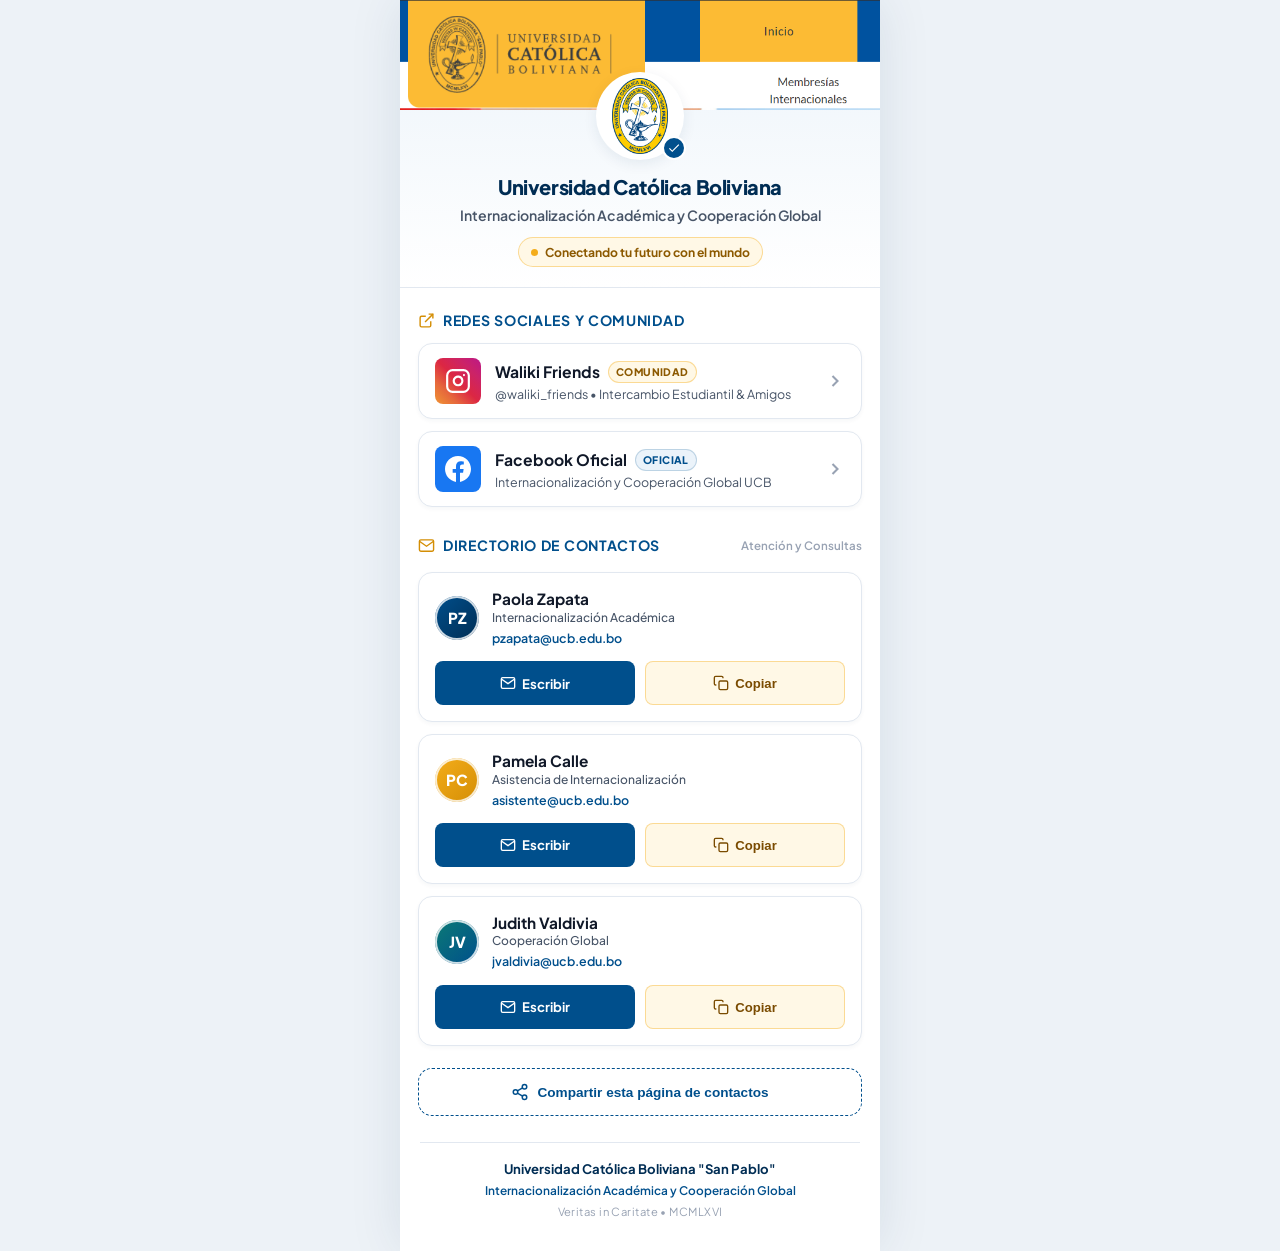
<file: index.html>
<!DOCTYPE html>
<html lang="es">
<head>
  <meta charset="UTF-8">
  <meta name="viewport" content="width=device-width, initial-scale=1.0, maximum-scale=1.0, user-scalable=no">
  <title>Internacionalización UCB | Contactos y Redes</title>
  <meta name="description" content="Enlaces oficiales y directorio de contacto de Internacionalización Académica y Cooperación Global - Universidad Católica Boliviana San Pablo.">
  <meta name="theme-color" content="#004F8C">
  
  <!-- Favicon / Meta Tags -->
  <link rel="preconnect" href="https://fonts.googleapis.com">
  <link rel="preconnect" href="https://fonts.gstatic.com" crossorigin>
  <link href="https://fonts.googleapis.com/css2?family=Plus+Jakarta+Sans:wght@400;500;600;700;800&family=Cinzel:wght@600;700&display=swap" rel="stylesheet">
  <link rel="stylesheet" href="styles.css">
</head>
<body>

  <!-- Contenedor Principal Optimizado para Móvil -->
  <main class="mobile-container">
    
    <!-- Encabezado / Branding UCB -->
    <header class="header-card">
      <div class="banner-wrapper">
        <img src="assets/ucb-banner.png" alt="Universidad Católica Boliviana" class="banner-img">
      </div>
      
      <div class="profile-section">
        <div class="avatar-badge">
          <!-- Escudo Oficial UCB San Pablo -->
          <img src="assets/ucb-logo.png" alt="Escudo Universidad Católica Boliviana San Pablo" class="ucb-seal-img">
          <span class="verified-badge" title="Canal Institucional Verificado">
            <svg viewBox="0 0 24 24" fill="currentColor"><path d="M9 16.17L4.83 12l-1.42 1.41L9 19 21 7l-1.41-1.41L9 16.17z"/></svg>
          </span>
        </div>

        <h1 class="brand-title">Universidad Católica Boliviana</h1>
        <p class="brand-subtitle">Internacionalización Académica y Cooperación Global</p>
        
        <div class="tag-pill">
          <span class="pulse-dot"></span>
          Conectando tu futuro con el mundo
        </div>
      </div>
    </header>

    <!-- Sección de Redes Sociales Principales -->
    <section class="section-block">
      <h2 class="section-title">
        <svg class="icon-title" viewBox="0 0 24 24" fill="none" stroke="currentColor" stroke-width="2"><path d="M18 13v6a2 2 0 0 1-2 2H5a2 2 0 0 1-2-2V8a2 2 0 0 1 2-2h6"/><polyline points="15 3 21 3 21 9"/><line x1="10" y1="14" x2="21" y2="3"/></svg>
        Redes Sociales y Comunidad
      </h2>

      <!-- Tarjeta Instagram Waliki Friends -->
      <a href="https://www.instagram.com/waliki_friends/" target="_blank" rel="noopener noreferrer" class="link-card ig-card">
        <div class="card-icon-box ig-icon">
          <svg viewBox="0 0 24 24" fill="none" stroke="currentColor" stroke-width="2" stroke-linecap="round" stroke-linejoin="round">
            <rect x="2" y="2" width="20" height="20" rx="5" ry="5"></rect>
            <path d="M16 11.37A4 4 0 1 1 12.63 8 4 4 0 0 1 16 11.37z"></path>
            <line x1="17.5" y1="6.5" x2="17.51" y2="6.5"></line>
          </svg>
        </div>
        <div class="card-content">
          <div class="card-header-row">
            <span class="card-name">Waliki Friends</span>
            <span class="badge badge-gold">Comunidad</span>
          </div>
          <p class="card-desc">@waliki_friends • Intercambio Estudiantil & Amigos</p>
        </div>
        <div class="card-arrow">
          <svg viewBox="0 0 24 24" fill="none" stroke="currentColor" stroke-width="2.5"><polyline points="9 18 15 12 9 6"></polyline></svg>
        </div>
      </a>

      <!-- Tarjeta Facebook Internacionalización UCB -->
      <a href="https://www.facebook.com/people/Internacionalizaci%C3%B3n-Acad%C3%A9mica-y-Cooperaci%C3%B3n-Global/100057765245636/" target="_blank" rel="noopener noreferrer" class="link-card fb-card">
        <div class="card-icon-box fb-icon">
          <svg viewBox="0 0 24 24" fill="currentColor">
            <path d="M24 12.073c0-6.627-5.373-12-12-12s-12 5.373-12 12c0 5.99 4.388 10.954 10.125 11.854v-8.385H7.078v-3.47h3.047V9.43c0-3.007 1.792-4.669 4.533-4.669 1.312 0 2.686.235 2.686.235v2.953H15.83c-1.491 0-1.956.925-1.956 1.874v2.25h3.328l-.532 3.47h-2.796v8.385C19.612 23.027 24 18.062 24 12.073z"/>
          </svg>
        </div>
        <div class="card-content">
          <div class="card-header-row">
            <span class="card-name">Facebook Oficial</span>
            <span class="badge badge-blue">Oficial</span>
          </div>
          <p class="card-desc">Internacionalización y Cooperación Global UCB</p>
        </div>
        <div class="card-arrow">
          <svg viewBox="0 0 24 24" fill="none" stroke="currentColor" stroke-width="2.5"><polyline points="9 18 15 12 9 6"></polyline></svg>
        </div>
      </a>
    </section>

    <!-- Sección de Directorio de Contactos Institucionales -->
    <section class="section-block">
      <div class="section-header-flex">
        <h2 class="section-title">
          <svg class="icon-title" viewBox="0 0 24 24" fill="none" stroke="currentColor" stroke-width="2"><path d="M4 4h16c1.1 0 2 .9 2 2v12c0 1.1-.9 2-2 2H4c-1.1 0-2-.9-2-2V6c0-1.1.9-2 2-2z"></path><polyline points="22,6 12,13 2,6"></polyline></svg>
          Directorio de Contactos
        </h2>
        <span class="hint-label">Atención y Consultas</span>
      </div>

      <!-- Contacto 1: Paola Zapata -->
      <article class="contact-card">
        <div class="contact-header">
          <div class="contact-avatar initials-pz">PZ</div>
          <div class="contact-info">
            <h3 class="contact-name">Paola Zapata</h3>
            <span class="contact-role">Internacionalización Académica</span>
            <div class="contact-email-text" title="pzapata@ucb.edu.bo">pzapata@ucb.edu.bo</div>
          </div>
        </div>
        <div class="contact-actions">
          <a href="mailto:pzapata@ucb.edu.bo?subject=Consulta%20Internacionalizaci%C3%B3n%20UCB" class="btn-action btn-mail">
            <svg viewBox="0 0 24 24" fill="none" stroke="currentColor" stroke-width="2"><path d="M4 4h16c1.1 0 2 .9 2 2v12c0 1.1-.9 2-2 2H4c-1.1 0-2-.9-2-2V6c0-1.1.9-2 2-2z"/><polyline points="22,6 12,13 2,6"/></svg>
            Escribir
          </a>
          <button type="button" class="btn-action btn-copy" onclick="copyEmail('pzapata@ucb.edu.bo', this)">
            <svg class="copy-icon" viewBox="0 0 24 24" fill="none" stroke="currentColor" stroke-width="2"><rect x="9" y="9" width="13" height="13" rx="2" ry="2"/><path d="M5 15H4a2 2 0 0 1-2-2V4a2 2 0 0 1 2-2h9a2 2 0 0 1 2 2v1"/></svg>
            <span>Copiar</span>
          </button>
        </div>
      </article>

      <!-- Contacto 2: Pamela Calle -->
      <article class="contact-card">
        <div class="contact-header">
          <div class="contact-avatar initials-pc">PC</div>
          <div class="contact-info">
            <h3 class="contact-name">Pamela Calle</h3>
            <span class="contact-role">Asistencia de Internacionalización</span>
            <div class="contact-email-text" title="asistente@ucb.edu.bo">asistente@ucb.edu.bo</div>
          </div>
        </div>
        <div class="contact-actions">
          <a href="mailto:asistente@ucb.edu.bo?subject=Consulta%20Asistencia%20Internacionalizaci%C3%B3n%20UCB" class="btn-action btn-mail">
            <svg viewBox="0 0 24 24" fill="none" stroke="currentColor" stroke-width="2"><path d="M4 4h16c1.1 0 2 .9 2 2v12c0 1.1-.9 2-2 2H4c-1.1 0-2-.9-2-2V6c0-1.1.9-2 2-2z"/><polyline points="22,6 12,13 2,6"/></svg>
            Escribir
          </a>
          <button type="button" class="btn-action btn-copy" onclick="copyEmail('asistente@ucb.edu.bo', this)">
            <svg class="copy-icon" viewBox="0 0 24 24" fill="none" stroke="currentColor" stroke-width="2"><rect x="9" y="9" width="13" height="13" rx="2" ry="2"/><path d="M5 15H4a2 2 0 0 1-2-2V4a2 2 0 0 1 2-2h9a2 2 0 0 1 2 2v1"/></svg>
            <span>Copiar</span>
          </button>
        </div>
      </article>

      <!-- Contacto 3: Judith Valdivia -->
      <article class="contact-card">
        <div class="contact-header">
          <div class="contact-avatar initials-jv">JV</div>
          <div class="contact-info">
            <h3 class="contact-name">Judith Valdivia</h3>
            <span class="contact-role">Cooperación Global</span>
            <div class="contact-email-text" title="jvaldivia@ucb.edu.bo">jvaldivia@ucb.edu.bo</div>
          </div>
        </div>
        <div class="contact-actions">
          <a href="mailto:jvaldivia@ucb.edu.bo?subject=Consulta%20Cooperaci%C3%B3n%20Global%20UCB" class="btn-action btn-mail">
            <svg viewBox="0 0 24 24" fill="none" stroke="currentColor" stroke-width="2"><path d="M4 4h16c1.1 0 2 .9 2 2v12c0 1.1-.9 2-2 2H4c-1.1 0-2-.9-2-2V6c0-1.1.9-2 2-2z"/><polyline points="22,6 12,13 2,6"/></svg>
            Escribir
          </a>
          <button type="button" class="btn-action btn-copy" onclick="copyEmail('jvaldivia@ucb.edu.bo', this)">
            <svg class="copy-icon" viewBox="0 0 24 24" fill="none" stroke="currentColor" stroke-width="2"><rect x="9" y="9" width="13" height="13" rx="2" ry="2"/><path d="M5 15H4a2 2 0 0 1-2-2V4a2 2 0 0 1 2-2h9a2 2 0 0 1 2 2v1"/></svg>
            <span>Copiar</span>
          </button>
        </div>
      </article>
    </section>

    <!-- Botón de Compartir Perfil -->
    <div class="share-container">
      <button type="button" class="share-btn" onclick="shareLanding()">
        <svg viewBox="0 0 24 24" fill="none" stroke="currentColor" stroke-width="2"><circle cx="18" cy="5" r="3"/><circle cx="6" cy="12" r="3"/><circle cx="18" cy="19" r="3"/><line x1="8.59" y1="13.51" x2="15.42" y2="17.49"/><line x1="15.41" y1="6.51" x2="8.59" y2="10.49"/></svg>
        Compartir esta página de contactos
      </button>
    </div>

    <!-- Pie de página institucional -->
    <footer class="footer">
      <div class="footer-divider"></div>
      <p class="footer-inst">Universidad Católica Boliviana "San Pablo"</p>
      <p class="footer-dept">Internacionalización Académica y Cooperación Global</p>
      <p class="footer-rights">Veritas in Caritate • MCMLXVI</p>
    </footer>

  </main>

  <!-- Notificación Toast Flotante -->
  <div id="toast" class="toast-notification" role="status" aria-live="polite">
    <svg class="toast-icon" viewBox="0 0 24 24" fill="currentColor"><path d="M9 16.17L4.83 12l-1.42 1.41L9 19 21 7l-1.41-1.41L9 16.17z"/></svg>
    <span id="toast-message">Copiado al portapapeles</span>
  </div>

  <script src="app.js"></script>
</body>
</html>
</file>
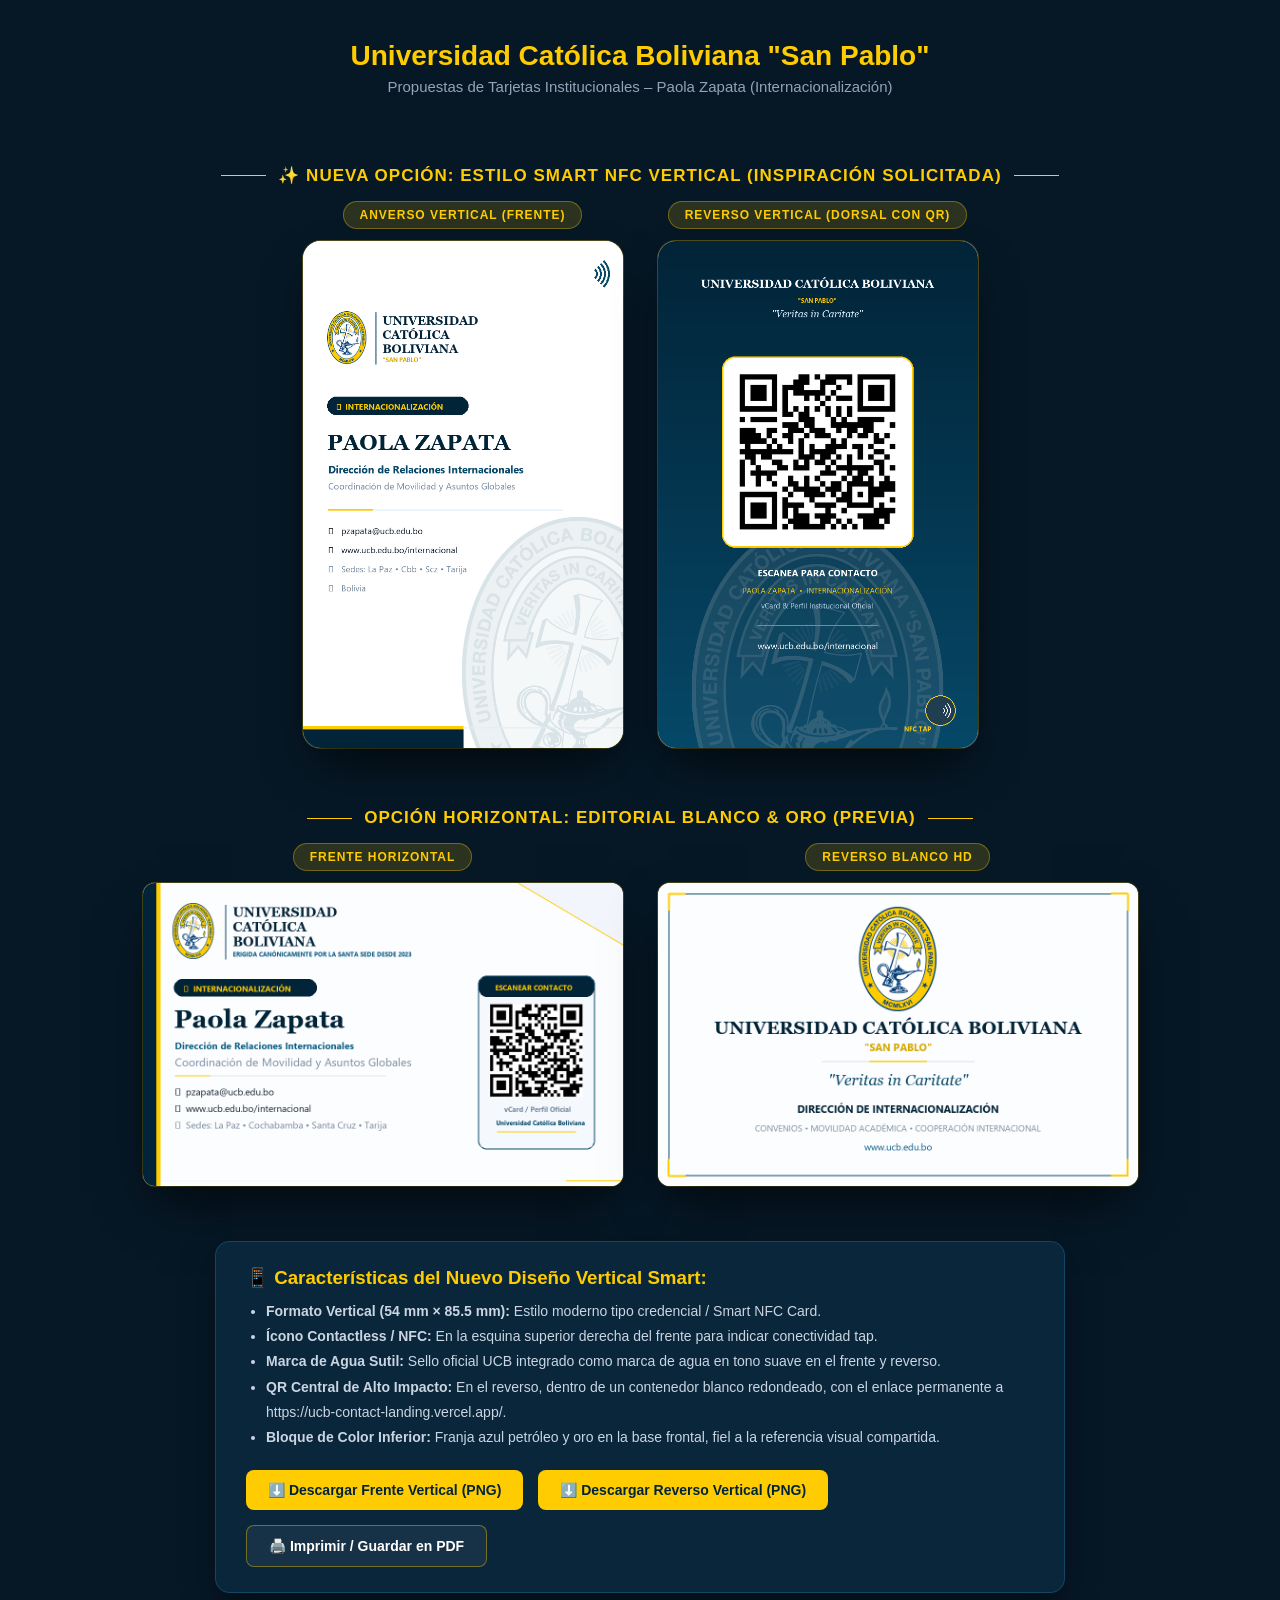
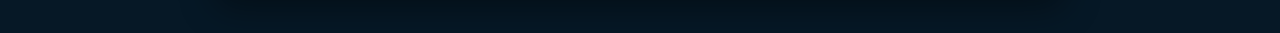
<file: tarjetas/index.html>
<!DOCTYPE html>
<html lang="es">
<head>
  <meta charset="UTF-8">
  <title>Opciones de Tarjetas UCB – Paola Zapata</title>
  <style>
    * { box-sizing: border-box; margin: 0; padding: 0; font-family: -apple-system, BlinkMacSystemFont, "Segoe UI", Roboto, sans-serif; }
    body {
      background: #061826;
      color: #f1f5f9;
      display: flex;
      flex-direction: column;
      align-items: center;
      padding: 40px 20px;
      min-height: 100vh;
    }
    h1 { font-size: 28px; margin-bottom: 6px; font-weight: 700; color: #fecc00; text-align: center; }
    p.subtitle { color: #94a3b8; font-size: 15px; margin-bottom: 35px; text-align: center; }
    
    .section-title {
      font-size: 17px;
      font-weight: 700;
      color: #fecc00;
      margin: 35px 0 15px;
      display: flex;
      align-items: center;
      gap: 12px;
      text-transform: uppercase;
      letter-spacing: 0.06em;
    }
    .section-title::before, .section-title::after {
      content: "";
      height: 1px;
      width: 45px;
      background: #fecc00;
    }
    
    .card-grid {
      display: flex;
      flex-wrap: wrap;
      gap: 35px;
      justify-content: center;
      max-width: 1250px;
      margin-bottom: 25px;
    }
    .card-wrap {
      display: flex;
      flex-direction: column;
      align-items: center;
      gap: 12px;
    }
    .badge {
      font-size: 12px;
      font-weight: 700;
      letter-spacing: 0.08em;
      text-transform: uppercase;
      background: rgba(254, 204, 0, 0.15);
      color: #fecc00;
      padding: 6px 16px;
      border-radius: 999px;
      border: 1px solid rgba(254, 204, 0, 0.35);
    }
    
    /* Horizontal card box */
    .card-box-h {
      width: 480px;
      height: 303px;
      border-radius: 12px;
      overflow: hidden;
      box-shadow: 0 25px 50px -12px rgba(0, 0, 0, 0.7), 0 0 0 1px rgba(254, 204, 0, 0.25);
      transition: transform 0.3s ease, box-shadow 0.3s ease;
      background: #fff;
    }
    .card-box-h:hover {
      transform: translateY(-6px) scale(1.015);
      box-shadow: 0 35px 60px -15px rgba(0, 0, 0, 0.9), 0 0 0 2px #fecc00;
    }
    .card-box-h img {
      width: 100%;
      height: 100%;
      object-fit: cover;
      display: block;
    }

    /* Vertical card box (New Style) */
    .card-box-v {
      width: 320px;
      height: 507px;
      border-radius: 18px;
      overflow: hidden;
      box-shadow: 0 25px 50px -12px rgba(0, 0, 0, 0.7), 0 0 0 1px rgba(254, 204, 0, 0.3);
      transition: transform 0.3s ease, box-shadow 0.3s ease;
      background: #fff;
    }
    .card-box-v:hover {
      transform: translateY(-6px) scale(1.02);
      box-shadow: 0 35px 65px -15px rgba(0, 0, 0, 0.95), 0 0 0 2px #fecc00;
    }
    .card-box-v img {
      width: 100%;
      height: 100%;
      object-fit: cover;
      display: block;
    }

    .action-panel {
      background: #09263b;
      border: 1px solid #134568;
      border-radius: 14px;
      padding: 25px 30px;
      max-width: 850px;
      width: 100%;
      margin-top: 30px;
      box-shadow: 0 15px 35px rgba(0,0,0,0.4);
    }
    .btn-row {
      display: flex;
      gap: 15px;
      margin-top: 20px;
      flex-wrap: wrap;
    }
    .btn {
      display: inline-flex;
      align-items: center;
      gap: 8px;
      padding: 12px 22px;
      border-radius: 8px;
      font-size: 14px;
      font-weight: 700;
      text-decoration: none;
      cursor: pointer;
      transition: all 0.2s;
      border: none;
    }
    .btn-gold {
      background: #fecc00;
      color: #022438;
    }
    .btn-gold:hover { background: #ffe066; transform: translateY(-1px); }
    .btn-outline {
      background: rgba(255,255,255,0.06);
      color: #fff;
      border: 1px solid rgba(254, 204, 0, 0.4);
    }
    .btn-outline:hover { background: rgba(254, 204, 0, 0.15); border-color: #fecc00; }
  </style>
</head>
<body>
  <h1>Universidad Católica Boliviana "San Pablo"</h1>
  <p class="subtitle">Propuestas de Tarjetas Institucionales – Paola Zapata (Internacionalización)</p>

  <!-- NUEVA OPCIÓN 3 -->
  <div class="section-title">✨ NUEVA OPCIÓN: ESTILO SMART NFC VERTICAL (Inspiración Solicitada)</div>
  <div class="card-grid">
    <div class="card-wrap">
      <span class="badge">Anverso Vertical (Frente)</span>
      <div class="card-box-v">
        <img src="tarjeta_vertical_frente.png" alt="Frente Vertical Smart NFC">
      </div>
    </div>
    <div class="card-wrap">
      <span class="badge">Reverso Vertical (Dorsal con QR)</span>
      <div class="card-box-v">
        <img src="tarjeta_vertical_reverso.png" alt="Reverso Vertical con QR">
      </div>
    </div>
  </div>

  <!-- OPCIÓN 2 HORIZONTAL PREVIA -->
  <div class="section-title">OPCIÓN HORIZONTAL: EDITORIAL BLANCO & ORO (Previa)</div>
  <div class="card-grid">
    <div class="card-wrap">
      <span class="badge">Frente Horizontal</span>
      <div class="card-box-h">
        <img src="tarjeta_frente_opcion2.png" alt="Frente Blanco Opción 2">
      </div>
    </div>
    <div class="card-wrap">
      <span class="badge">Reverso Blanco HD</span>
      <div class="card-box-h">
        <img src="tarjeta_reverso_blanco_hd.png" alt="Reverso Blanco HD">
      </div>
    </div>
  </div>

  <div class="action-panel">
    <h3 style="color:#fecc00; margin-bottom: 10px;">📱 Características del Nuevo Diseño Vertical Smart:</h3>
    <ul style="margin-left: 20px; line-height: 1.8; color: #cbd5e1; font-size: 14px;">
      <li><strong>Formato Vertical (54 mm × 85.5 mm):</strong> Estilo moderno tipo credencial / Smart NFC Card.</li>
      <li><strong>Ícono Contactless / NFC:</strong> En la esquina superior derecha del frente para indicar conectividad tap.</li>
      <li><strong>Marca de Agua Sutil:</strong> Sello oficial UCB integrado como marca de agua en tono suave en el frente y reverso.</li>
      <li><strong>QR Central de Alto Impacto:</strong> En el reverso, dentro de un contenedor blanco redondeado, con el enlace permanente a <code>https://ucb-contact-landing.vercel.app/</code>.</li>
      <li><strong>Bloque de Color Inferior:</strong> Franja azul petróleo y oro en la base frontal, fiel a la referencia visual compartida.</li>
    </ul>

    <div class="btn-row">
      <a class="btn btn-gold" href="tarjeta_vertical_frente.png" download>⬇️ Descargar Frente Vertical (PNG)</a>
      <a class="btn btn-gold" href="tarjeta_vertical_reverso.png" download>⬇️ Descargar Reverso Vertical (PNG)</a>
      <button class="btn btn-outline" onclick="window.print()">🖨️ Imprimir / Guardar en PDF</button>
    </div>
  </div>
</body>
</html>
</file>
<file: styles.css>
/* ==========================================================================
   Design Tokens & Variables (Identidad UCB)
   ========================================================================== */
:root {
  --ucb-blue: #004F8C;
  --ucb-blue-dark: #002D54;
  --ucb-blue-light: #EBF3FA;
  --ucb-gold: #F4AD1B;
  --ucb-gold-dark: #D48E05;
  --ucb-gold-light: #FFF8E6;
  
  --bg-page: #EDF2F7;
  --bg-card: #FFFFFF;
  --bg-card-hover: #F8FAFC;
  
  --text-main: #101828;
  --text-muted: #475467;
  --text-light: #98A2B3;
  --text-inverse: #FFFFFF;

  --border-subtle: #E2E8F0;
  --border-focus: #004F8C;
  
  --shadow-sm: 0 2px 4px rgba(0, 45, 84, 0.04);
  --shadow-md: 0 4px 14px rgba(0, 45, 84, 0.08);
  --shadow-lg: 0 10px 25px rgba(0, 45, 84, 0.12);
  --shadow-press: 0 1px 3px rgba(0, 45, 84, 0.08);

  --radius-sm: 8px;
  --radius-md: 14px;
  --radius-lg: 20px;
  --radius-full: 9999px;

  --transition-fast: 0.18s cubic-bezier(0.4, 0, 0.2, 1);
  --transition-bounce: 0.3s cubic-bezier(0.34, 1.56, 0.64, 1);
}

/* ==========================================================================
   Base & Resets
   ========================================================================== */
* {
  margin: 0;
  padding: 0;
  box-sizing: border-box;
  -webkit-tap-highlight-color: transparent;
}

body {
  font-family: 'Plus Jakarta Sans', -apple-system, BlinkMacSystemFont, "Segoe UI", Roboto, sans-serif;
  background-color: var(--bg-page);
  color: var(--text-main);
  line-height: 1.5;
  min-height: 100vh;
  display: flex;
  justify-content: center;
  align-items: flex-start;
  padding: 0;
}

/* ==========================================================================
   Mobile Viewport Shell (Simulación / Contenedor Bio-Link)
   ========================================================================== */
.mobile-container {
  width: 100%;
  max-width: 480px;
  min-height: 100vh;
  background: #FFFFFF;
  box-shadow: 0 0 50px rgba(0, 45, 84, 0.1);
  display: flex;
  flex-direction: column;
  position: relative;
  overflow-x: hidden;
  padding-bottom: 32px;
}

/* ==========================================================================
   Header & Perfil UCB
   ========================================================================== */
.header-card {
  position: relative;
  background: linear-gradient(180deg, var(--ucb-blue-light) 0%, #FFFFFF 100%);
  border-bottom: 1px solid var(--border-subtle);
  padding-bottom: 20px;
}

.banner-wrapper {
  width: 100%;
  height: 110px;
  overflow: hidden;
  position: relative;
  background: var(--ucb-blue);
}

.banner-img {
  width: 100%;
  height: 100%;
  object-fit: cover;
  object-position: center left;
  display: block;
}

.profile-section {
  padding: 0 20px;
  display: flex;
  flex-direction: column;
  align-items: center;
  text-align: center;
  margin-top: -38px;
}

.avatar-badge {
  position: relative;
  width: 88px;
  height: 88px;
  background: #FFFFFF;
  border-radius: var(--radius-full);
  padding: 6px;
  box-shadow: var(--shadow-md);
  margin-bottom: 12px;
  display: flex;
  align-items: center;
  justify-content: center;
}

.ucb-seal-img {
  width: 100%;
  height: 100%;
  object-fit: contain;
  display: block;
}

.verified-badge {
  position: absolute;
  bottom: 0px;
  right: -2px;
  background: var(--ucb-blue);
  color: #FFFFFF;
  width: 24px;
  height: 24px;
  border-radius: var(--radius-full);
  border: 2px solid #FFFFFF;
  display: flex;
  align-items: center;
  justify-content: center;
}

.verified-badge svg {
  width: 14px;
  height: 14px;
}

.brand-title {
  font-size: 1.25rem;
  font-weight: 800;
  color: var(--ucb-blue-dark);
  letter-spacing: -0.02em;
  margin-bottom: 4px;
}

.brand-subtitle {
  font-size: 0.88rem;
  font-weight: 600;
  color: var(--text-muted);
  max-width: 90%;
  line-height: 1.35;
  margin-bottom: 12px;
}

.tag-pill {
  display: inline-flex;
  align-items: center;
  gap: 7px;
  padding: 5px 12px;
  background-color: var(--ucb-gold-light);
  border: 1px solid rgba(244, 173, 27, 0.4);
  color: #8C5900;
  font-size: 0.76rem;
  font-weight: 700;
  border-radius: var(--radius-full);
}

.pulse-dot {
  width: 7px;
  height: 7px;
  background-color: var(--ucb-gold);
  border-radius: 50%;
  box-shadow: 0 0 0 0 rgba(244, 173, 27, 0.7);
  animation: pulseAnim 2s infinite;
}

@keyframes pulseAnim {
  0% { box-shadow: 0 0 0 0 rgba(244, 173, 27, 0.7); }
  70% { box-shadow: 0 0 0 8px rgba(244, 173, 27, 0); }
  100% { box-shadow: 0 0 0 0 rgba(244, 173, 27, 0); }
}

/* ==========================================================================
   Secciones y Títulos
   ========================================================================== */
.section-block {
  padding: 22px 18px 6px 18px;
  display: flex;
  flex-direction: column;
  gap: 12px;
}

.section-header-flex {
  display: flex;
  justify-content: space-between;
  align-items: center;
  margin-bottom: 4px;
}

.section-title {
  display: flex;
  align-items: center;
  gap: 8px;
  font-size: 0.88rem;
  font-weight: 700;
  text-transform: uppercase;
  letter-spacing: 0.05em;
  color: var(--ucb-blue);
}

.icon-title {
  width: 17px;
  height: 17px;
  color: var(--ucb-gold-dark);
}

.hint-label {
  font-size: 0.72rem;
  color: var(--text-light);
  font-weight: 600;
}

/* ==========================================================================
   Tarjetas de Redes Sociales (Estilo Linktree/TikTok Bio)
   ========================================================================== */
.link-card {
  display: flex;
  align-items: center;
  gap: 14px;
  background: var(--bg-card);
  border: 1.5px solid var(--border-subtle);
  border-radius: var(--radius-md);
  padding: 14px 16px;
  text-decoration: none;
  color: inherit;
  box-shadow: var(--shadow-sm);
  transition: transform var(--transition-fast), border-color var(--transition-fast), box-shadow var(--transition-fast);
  cursor: pointer;
  position: relative;
  overflow: hidden;
}

.link-card:active {
  transform: scale(0.98);
  box-shadow: var(--shadow-press);
}

.card-icon-box {
  width: 46px;
  height: 46px;
  border-radius: var(--radius-sm);
  display: flex;
  align-items: center;
  justify-content: center;
  flex-shrink: 0;
  transition: transform var(--transition-bounce);
}

.link-card:active .card-icon-box {
  transform: scale(0.92);
}

/* Iconos específicos */
.ig-icon {
  background: linear-gradient(45deg, #f09433 0%, #e6683c 25%, #dc2743 50%, #cc2366 75%, #bc1888 100%);
  color: #FFFFFF;
}
.ig-icon svg {
  width: 26px;
  height: 26px;
}

.fb-icon {
  background-color: #1877F2;
  color: #FFFFFF;
}
.fb-icon svg {
  width: 26px;
  height: 26px;
}

.card-content {
  flex: 1;
  min-width: 0;
}

.card-header-row {
  display: flex;
  align-items: center;
  gap: 8px;
  margin-bottom: 2px;
}

.card-name {
  font-size: 0.98rem;
  font-weight: 700;
  color: var(--text-main);
  white-space: nowrap;
  overflow: hidden;
  text-overflow: ellipsis;
}

.card-desc {
  font-size: 0.78rem;
  color: var(--text-muted);
  line-height: 1.3;
  white-space: nowrap;
  overflow: hidden;
  text-overflow: ellipsis;
}

.badge {
  font-size: 0.65rem;
  font-weight: 800;
  padding: 2px 7px;
  border-radius: var(--radius-full);
  text-transform: uppercase;
  letter-spacing: 0.04em;
}

.badge-gold {
  background-color: var(--ucb-gold-light);
  color: #8C5900;
  border: 1px solid rgba(244, 173, 27, 0.4);
}

.badge-blue {
  background-color: var(--ucb-blue-light);
  color: var(--ucb-blue);
  border: 1px solid rgba(0, 79, 140, 0.2);
}

.card-arrow {
  color: var(--text-light);
  display: flex;
  align-items: center;
  justify-content: center;
  transition: transform var(--transition-fast), color var(--transition-fast);
}

.card-arrow svg {
  width: 20px;
  height: 20px;
}

.link-card:hover {
  border-color: var(--ucb-blue);
  box-shadow: var(--shadow-md);
}

.link-card:hover .card-arrow {
  transform: translateX(3px);
  color: var(--ucb-blue);
}

/* ==========================================================================
   Tarjetas de Contacto Directo (Directorio)
   ========================================================================== */
.contact-card {
  background: var(--bg-card);
  border: 1.5px solid var(--border-subtle);
  border-radius: var(--radius-md);
  padding: 16px;
  box-shadow: var(--shadow-sm);
  display: flex;
  flex-direction: column;
  gap: 14px;
  transition: border-color var(--transition-fast), box-shadow var(--transition-fast);
}

.contact-card:hover {
  border-color: rgba(0, 79, 140, 0.4);
  box-shadow: var(--shadow-md);
}

.contact-header {
  display: flex;
  align-items: center;
  gap: 13px;
}

.contact-avatar {
  width: 44px;
  height: 44px;
  border-radius: 50%;
  font-weight: 800;
  font-size: 0.95rem;
  display: flex;
  align-items: center;
  justify-content: center;
  flex-shrink: 0;
  box-shadow: inset 0 0 0 2px rgba(255, 255, 255, 0.8);
}

.initials-pz {
  background: linear-gradient(135deg, var(--ucb-blue) 0%, var(--ucb-blue-dark) 100%);
  color: #FFFFFF;
}

.initials-pc {
  background: linear-gradient(135deg, var(--ucb-gold) 0%, var(--ucb-gold-dark) 100%);
  color: #FFFFFF;
}

.initials-jv {
  background: linear-gradient(135deg, #0B7A75 0%, #004F8C 100%);
  color: #FFFFFF;
}

.contact-info {
  flex: 1;
  min-width: 0;
}

.contact-name {
  font-size: 0.96rem;
  font-weight: 700;
  color: var(--text-main);
  line-height: 1.25;
}

.contact-role {
  display: block;
  font-size: 0.75rem;
  color: var(--text-muted);
  font-weight: 500;
  margin-bottom: 2px;
}

.contact-email-text {
  font-size: 0.78rem;
  color: var(--ucb-blue);
  font-weight: 600;
  white-space: nowrap;
  overflow: hidden;
  text-overflow: ellipsis;
}

.contact-actions {
  display: grid;
  grid-template-columns: 1fr 1fr;
  gap: 10px;
}

.btn-action {
  display: inline-flex;
  align-items: center;
  justify-content: center;
  gap: 6px;
  padding: 10px 14px;
  border-radius: var(--radius-sm);
  font-size: 0.82rem;
  font-weight: 700;
  text-decoration: none;
  border: none;
  cursor: pointer;
  min-height: 44px;
  transition: transform var(--transition-fast), background-color var(--transition-fast);
}

.btn-action:active {
  transform: scale(0.96);
}

.btn-mail {
  background-color: var(--ucb-blue);
  color: #FFFFFF;
}

.btn-mail:hover {
  background-color: var(--ucb-blue-dark);
}

.btn-mail svg {
  width: 16px;
  height: 16px;
}

.btn-copy {
  background-color: var(--ucb-gold-light);
  color: #7A4B00;
  border: 1px solid rgba(244, 173, 27, 0.4);
}

.btn-copy:hover {
  background-color: #FDE8B5;
}

.btn-copy svg {
  width: 16px;
  height: 16px;
}

/* ==========================================================================
   Botón Compartir Landing
   ========================================================================== */
.share-container {
  padding: 16px 18px 8px 18px;
}

.share-btn {
  width: 100%;
  display: flex;
  align-items: center;
  justify-content: center;
  gap: 8px;
  padding: 13px 18px;
  background-color: #FFFFFF;
  border: 1.5px dashed var(--ucb-blue);
  border-radius: var(--radius-md);
  color: var(--ucb-blue);
  font-size: 0.85rem;
  font-weight: 700;
  cursor: pointer;
  min-height: 48px;
  transition: background-color var(--transition-fast), transform var(--transition-fast);
}

.share-btn svg {
  width: 18px;
  height: 18px;
}

.share-btn:active {
  transform: scale(0.98);
  background-color: var(--ucb-blue-light);
}

/* ==========================================================================
   Footer
   ========================================================================== */
.footer {
  margin-top: 18px;
  padding: 0 20px;
  text-align: center;
}

.footer-divider {
  height: 1px;
  background: var(--border-subtle);
  margin-bottom: 16px;
}

.footer-inst {
  font-size: 0.82rem;
  font-weight: 700;
  color: var(--ucb-blue-dark);
}

.footer-dept {
  font-size: 0.74rem;
  font-weight: 600;
  color: var(--ucb-blue);
  margin-top: 3px;
}

.footer-rights {
  font-size: 0.70rem;
  color: var(--text-light);
  margin-top: 3px;
  letter-spacing: 0.04em;
}

/* ==========================================================================
   Toast Notificación
   ========================================================================== */
.toast-notification {
  position: fixed;
  bottom: 24px;
  left: 50%;
  transform: translateX(-50%) translateY(100px);
  background-color: #101828;
  color: #FFFFFF;
  padding: 10px 18px;
  border-radius: var(--radius-full);
  font-size: 0.84rem;
  font-weight: 600;
  display: flex;
  align-items: center;
  gap: 8px;
  box-shadow: var(--shadow-lg);
  opacity: 0;
  pointer-events: none;
  transition: transform 0.3s cubic-bezier(0.175, 0.885, 0.32, 1.275), opacity 0.25s ease;
  z-index: 9999;
  max-width: 90%;
  white-space: nowrap;
}

.toast-notification.active {
  transform: translateX(-50%) translateY(0);
  opacity: 1;
}

.toast-icon {
  width: 18px;
  height: 18px;
  color: var(--ucb-gold);
}
</file>
